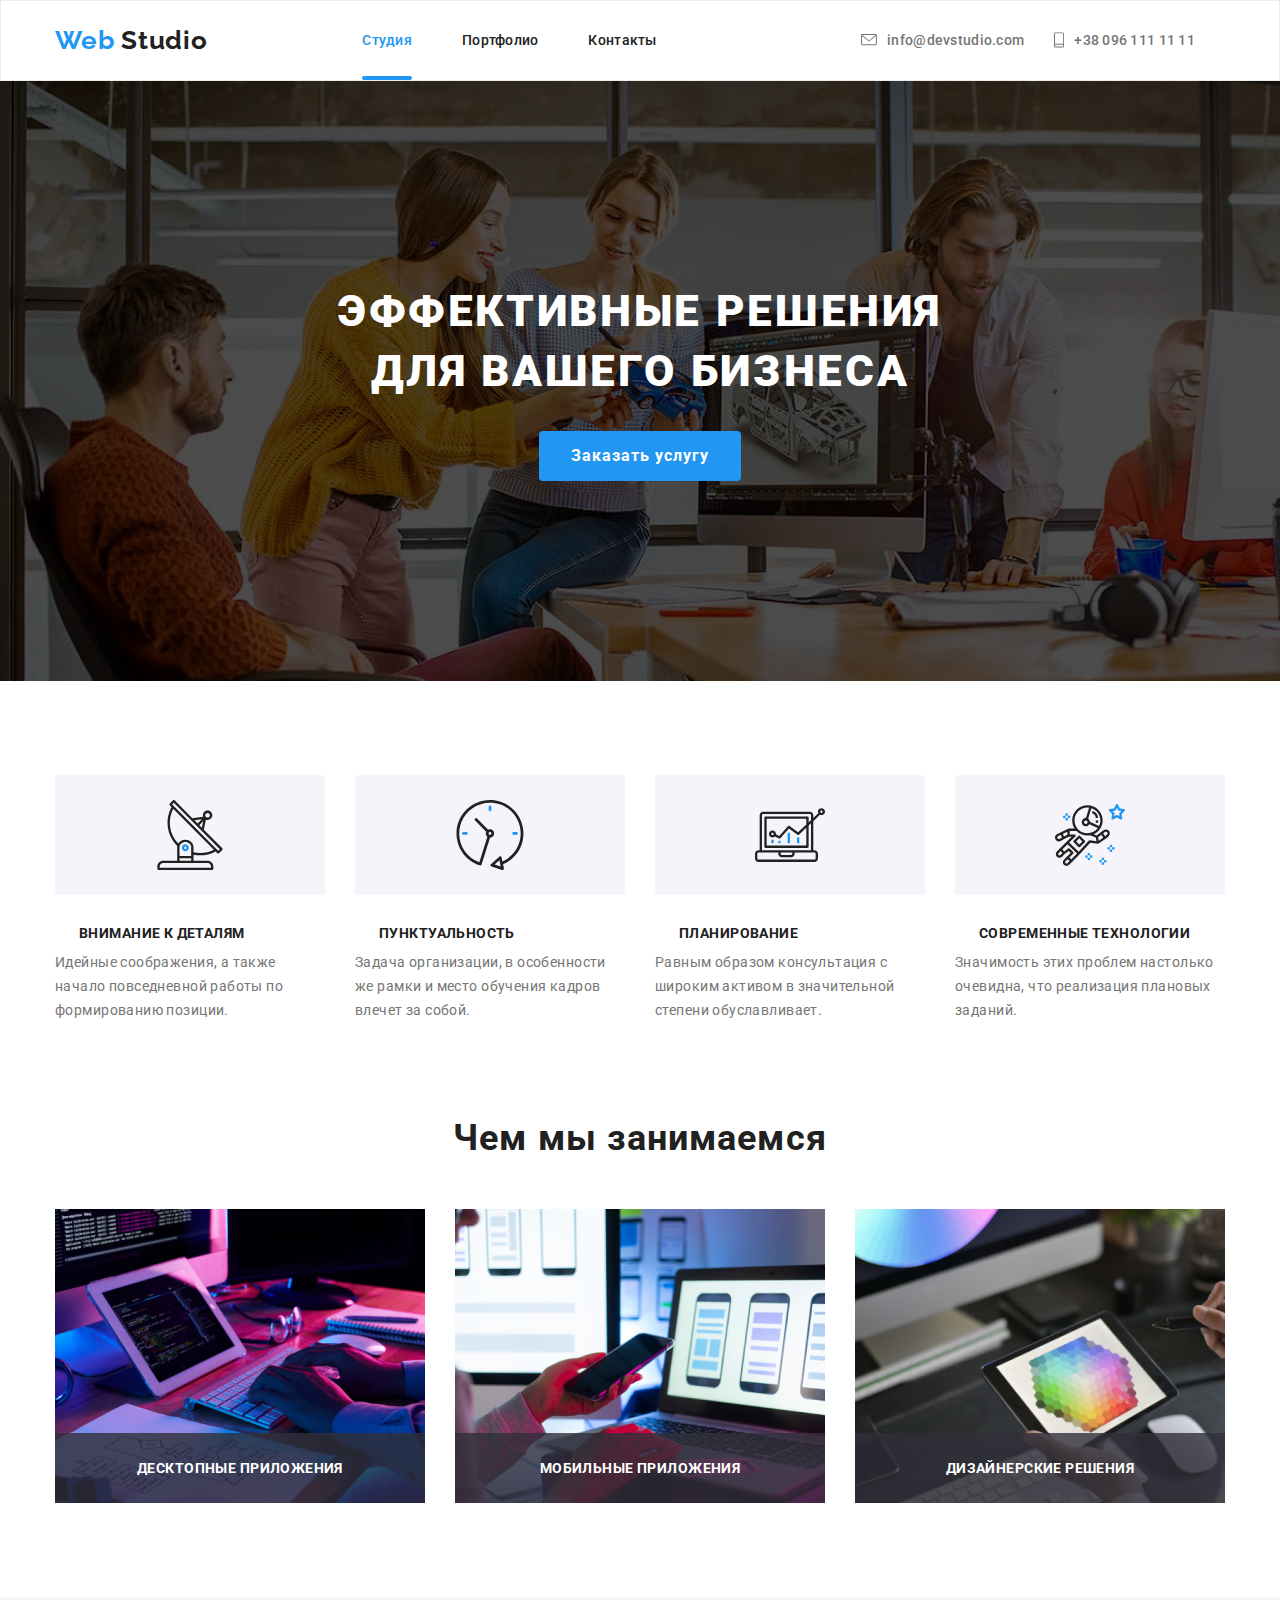
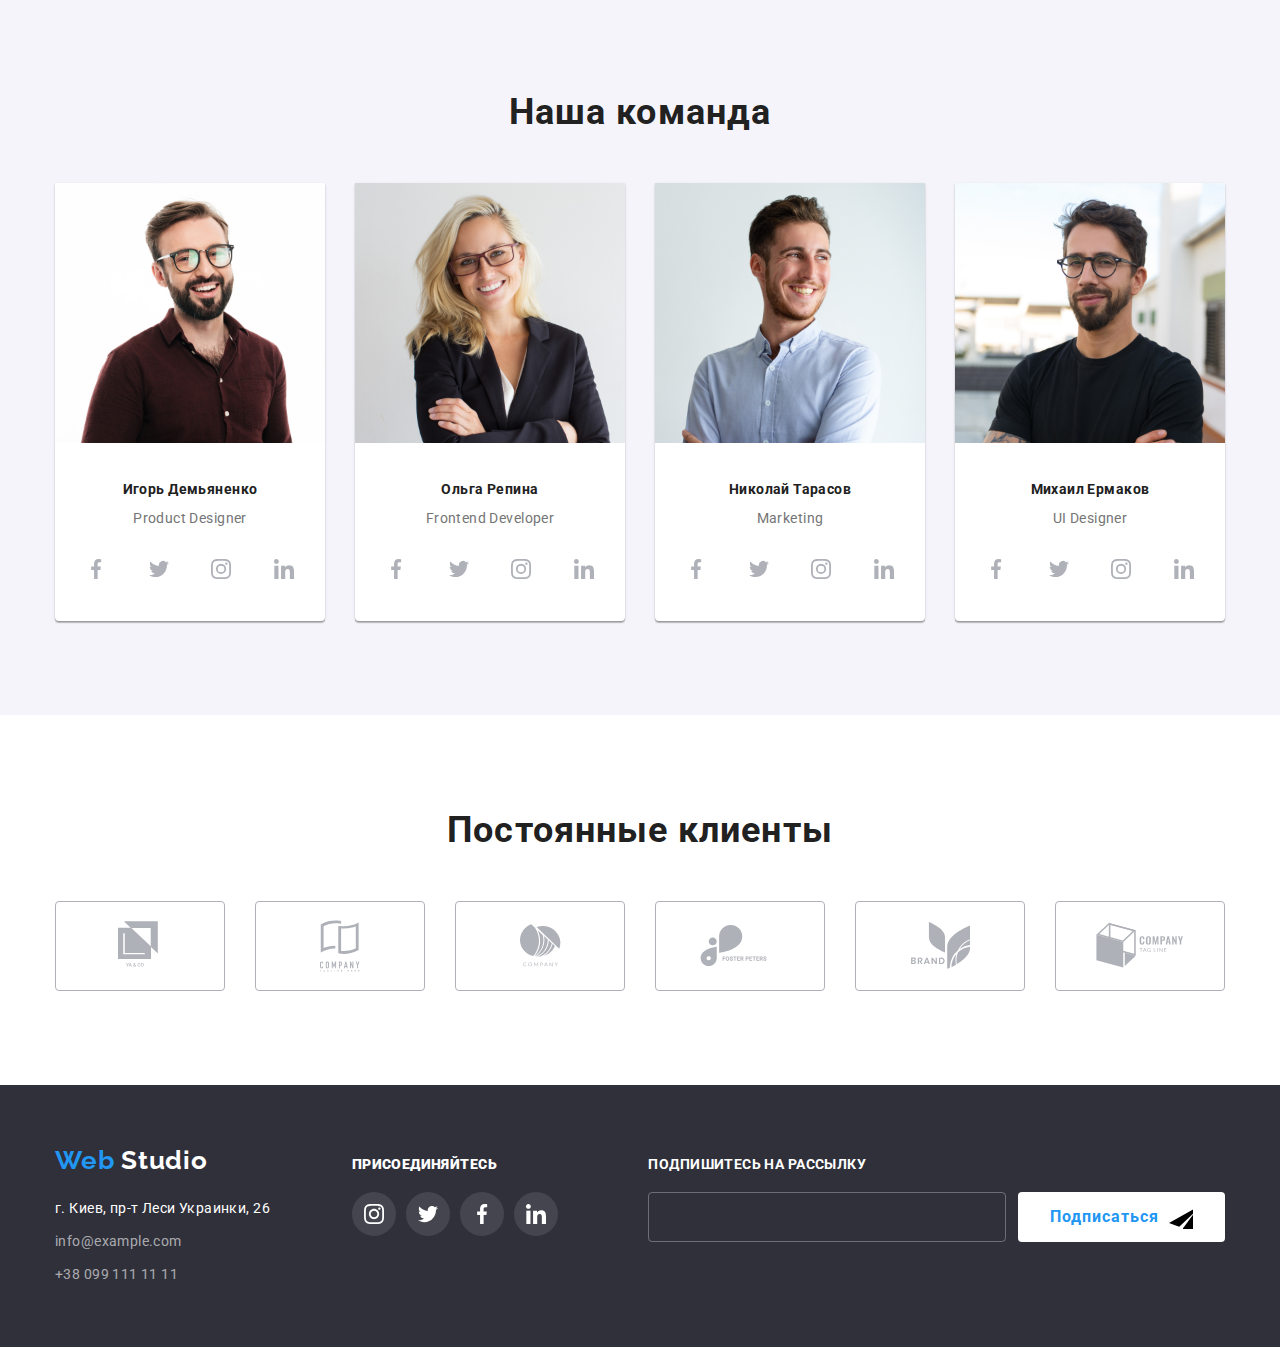
<file: index.html>
<!DOCTYPE html>
<html lang="ru">
  <head>
    <meta charset="UTF-8" />
    <meta name="viewport" content="width=device-width, initial-scale=1.0" />
    <title>Web Studio</title>
    <link
      href="https://fonts.googleapis.com/css2?family=Raleway:wght@700&family=Roboto:wght@400;500;700;900&display=swap"
      rel="stylesheet"
    />
    <link rel="stylesheet" href="./css/style.css" />
    <link rel="normalize" href="./css/normalize.css" />
  </head>

  <body>
    <header class="header-page">
      <div class="container navigation">
        <a href="./" class="logo-header"
          ><span class="logo-web">Web </span>Studio</a
        >
        <nav>
          <ul class="list nav-list">
            <li class="nav-list-item">
              <a href="./index.html" class="menu-link current">
                Студия
              </a>
            </li>
            <li class="nav-list-item">
              <a href="./portfolio.html" class="menu-link">Портфолио</a>
            </li>
            <li class="nav-list-item">
              <a href="#" class="menu-link">Контакты</a>
            </li>
          </ul>
        </nav>
        <div class="link-list">
          <a href="mailto:info@devstudio.com" class="contacts-link"
            ><svg class="mail-link" width="16" height="12">
              <use href="./img/icons/sprite.svg#icon-letter"></use>
            </svg>
            info@devstudio.com
          </a>

          <a href="tel:+380961111111" class="contacts-link"
            ><svg class="mail-link" width="10" height="16">
              <use href="./img/icons/sprite.svg#icon-mobile"></use>
            </svg>
            +38 096 111 11 11
          </a>
        </div>
      </div>
    </header>
    <main>
      <!--Hero-->
      <section class="section-hero">
        <div class="container">
          <h1 class="hero-title">
            ЭФФЕКТИВНЫЕ РЕШЕНИЯ <br />
            ДЛЯ ВАШЕГО БИЗНЕСА
          </h1>
          <button type="button" class="btn hero-btn" data-modal-open>
            Заказать услугу
          </button>
        </div>
      </section>

      <!--Our benefits-->
      <section class="benefits">
        <!--there is h2, so next there are h3 in this section, not <p>-->
        <div class="container">
          <h2 hidden>Our benefits</h2>
          <ul class="list benefits-list">
            <li class="benefits-item item-details">
              <h3 class="benefits-title">ВНИМАНИЕ К ДЕТАЛЯМ</h3>
              <p class="main-text">
                Идейные соображения, а также начало повседневной работы по
                формированию позиции.
              </p>
            </li>
            <li class="benefits-item item-punctual">
              <h3 class="benefits-title">ПУНКТУАЛЬНОСТЬ</h3>
              <p class="main-text">
                Задача организации, в особенности же рамки и место обучения
                кадров влечет за собой.
              </p>
            </li>
            <li class="benefits-item item-planing">
              <h3 class="benefits-title">ПЛАНИРОВАНИЕ</h3>
              <p class="main-text">
                Равным образом консультация с широким активом в значительной
                степени обуславливает.
              </p>
            </li>
            <li class="benefits-item item-technology">
              <h3 class="benefits-title">СОВРЕМЕННЫЕ ТЕХНОЛОГИИ</h3>
              <p class="main-text">
                Значимость этих проблем настолько очевидна, что реализация
                плановых заданий.
              </p>
            </li>
          </ul>
        </div>
      </section>

      <!--What do we do-->
      <section>
        <div class="container what-we-do">
          <h2 class="section-title">Чем мы занимаемся</h2>
          <ul class="list what-we-do-list">
            <li class="what-we-do-item">
              <img
                src="./img/desktop.jpg"
                alt="Десктопные приложения"
                width="370"
              />
              <p class="what-we-do-text">ДЕСКТОПНЫЕ ПРИЛОЖЕНИЯ</p>
            </li>
            <li class="what-we-do-item">
              <img
                src="./img/mobile.jpg"
                alt="Мобильные приложения"
                width="370"
              />
              <p class="what-we-do-text">МОБИЛЬНЫЕ ПРИЛОЖЕНИЯ</p>
            </li>
            <li class="what-we-do-item">
              <img
                src="./img/design.jpg"
                alt="Дизайнерские решения"
                width="370"
              />
              <p class="what-we-do-text">ДИЗАЙНЕРСКИЕ РЕШЕНИЯ</p>
            </li>
          </ul>
        </div>
      </section>

      <!--Our team-->
      <section class="our-team">
        <div class="container">
          <h2 class="section-title">Наша команда</h2>
          <ul class="list team-list">
            <li class="person-list">
              <img
                src="./img/demjanenko.jpg"
                alt="Игорь Демьяненко"
                width="270"
              />
              <h3 class="names">Игорь Демьяненко</h3>
              <p class="main-text">Product Designer</p>
              <ul class="list team-social-link-list">
                <li>
                  <a
                    href="#"
                    aria-label="ссылка Facebook"
                    class="team-social-link"
                  >
                    <svg class="link-icon" width="20" height="20">
                      <use href="./img/icons/sprite.svg#icon-facebook"></use>
                    </svg>
                  </a>
                </li>
                <li>
                  <a
                    href="#"
                    aria-label="ссылка Twitter"
                    class="team-social-link"
                  >
                    <svg class="link-icon" width="20" height="20">
                      <use href="./img/icons/sprite.svg#icon-twitter"></use>
                    </svg>
                  </a>
                </li>
                <li>
                  <a
                    href="#"
                    aria-label="ссылка Instagram"
                    class="team-social-link"
                  >
                    <svg class="link-icon" width="20" height="20">
                      <use href="./img/icons/sprite.svg#icon-instagram"></use>
                    </svg>
                  </a>
                </li>
                <li>
                  <a
                    href="#"
                    aria-label="ссылка LinkIn"
                    class="team-social-link"
                  >
                    <svg class="link-icon" width="20" height="20">
                      <use href="./img/icons/sprite.svg#icon-linkedin"></use>
                    </svg>
                  </a>
                </li>
              </ul>
            </li>
            <li class="person-list">
              <img src="./img/repina.jpg" alt="Ольга Репина" width="270" />
              <h3 class="names">Ольга Репина</h3>
              <p class="main-text">Frontend Developer</p>
              <ul class="list team-social-link-list">
                <li>
                  <a
                    href="#"
                    aria-label="ссылка Facebook"
                    class="team-social-link"
                  >
                    <svg class="link-icon" width="20" height="20">
                      <use href="./img/icons/sprite.svg#icon-facebook"></use>
                    </svg>
                  </a>
                </li>
                <li>
                  <a
                    href="#"
                    aria-label="ссылка Twitter"
                    class="team-social-link"
                  >
                    <svg class="link-icon" width="20" height="20">
                      <use href="./img/icons/sprite.svg#icon-twitter"></use>
                    </svg>
                  </a>
                </li>
                <li>
                  <a
                    href="#"
                    aria-label="ссылка Instagram"
                    class="team-social-link"
                  >
                    <svg class="link-icon" width="20" height="20">
                      <use href="./img/icons/sprite.svg#icon-instagram"></use>
                    </svg>
                  </a>
                </li>
                <li>
                  <a
                    href="#"
                    aria-label="ссылка LinkIn"
                    class="team-social-link"
                  >
                    <svg class="link-icon" width="20" height="20">
                      <use href="./img/icons/sprite.svg#icon-linkedin"></use>
                    </svg>
                  </a>
                </li>
              </ul>
            </li>

            <li class="person-list">
              <img src="./img/tarasov.jpg" alt="Николай Тарасов" width="270" />
              <h3 class="names">Николай Тарасов</h3>
              <p class="main-text">Marketing</p>
              <ul class="list team-social-link-list">
                <li>
                  <a
                    href="#"
                    aria-label="ссылка Facebook"
                    class="team-social-link"
                  >
                    <svg class="link-icon" width="20" height="20">
                      <use href="./img/icons/sprite.svg#icon-facebook"></use>
                    </svg>
                  </a>
                </li>
                <li>
                  <a
                    href="#"
                    aria-label="ссылка Twitter"
                    class="team-social-link"
                  >
                    <svg class="link-icon" width="20" height="20">
                      <use href="./img/icons/sprite.svg#icon-twitter"></use>
                    </svg>
                  </a>
                </li>
                <li>
                  <a
                    href="#"
                    aria-label="ссылка Instagram"
                    class="team-social-link"
                  >
                    <svg class="link-icon" width="20" height="20">
                      <use href="./img/icons/sprite.svg#icon-instagram"></use>
                    </svg>
                  </a>
                </li>
                <li>
                  <a
                    href="#"
                    aria-label="ссылка LinkIn"
                    class="team-social-link"
                  >
                    <svg class="link-icon" width="20" height="20">
                      <use href="./img/icons/sprite.svg#icon-linkedin"></use>
                    </svg>
                  </a>
                </li>
              </ul>
            </li>
            <li class="person-list">
              <img src="./img/ermakov.jpg" alt="Михаил Ермаков" width="270" />
              <h3 class="names">Михаил Ермаков</h3>
              <p class="main-text">UI Designer</p>
              <ul class="list team-social-link-list">
                <li>
                  <a
                    href="#"
                    aria-label="ссылка Facebook"
                    class="team-social-link"
                  >
                    <svg class="link-icon" width="20" height="20">
                      <use href="./img/icons/sprite.svg#icon-facebook"></use>
                    </svg>
                  </a>
                </li>
                <li>
                  <a
                    href="#"
                    aria-label="ссылка Twitter"
                    class="team-social-link"
                  >
                    <svg class="link-icon" width="20" height="20">
                      <use href="./img/icons/sprite.svg#icon-twitter"></use>
                    </svg>
                  </a>
                </li>
                <li>
                  <a
                    href="#"
                    aria-label="ссылка Instagram"
                    class="team-social-link"
                  >
                    <svg class="link-icon" width="20" height="20">
                      <use href="./img/icons/sprite.svg#icon-instagram"></use>
                    </svg>
                  </a>
                </li>
                <li>
                  <a
                    href="#"
                    aria-label="ссылка LinkIn"
                    class="team-social-link"
                  >
                    <svg class="link-icon" width="20" height="20">
                      <use href="./img/icons/sprite.svg#icon-linkedin"></use>
                    </svg>
                  </a>
                </li>
              </ul>
            </li>
          </ul>
        </div>
      </section>
      <!--Clients-->
      <section>
        <div class="container">
          <h2 class="section-title">Постоянные клиенты</h2>
          <ul class="list clients-list">
            <li class="clients-list-item">
              <a href="#" aria-label="ссылка YA & CO" class="logo-list">
                <svg class="logo" width="44" height="49">
                  <use href="./img/icons/sprite.svg#icon-logo1"></use>
                </svg>
              </a>
            </li>
            <li class="clients-list-item">
              <a href="#" aria-label="ссылка YA & CO" class="logo-list">
                <svg class="logo" width="40" height="52">
                  <use href="./img/icons/sprite.svg#icon-logo2"></use>
                </svg>
              </a>
            </li>
            <li class="clients-list-item">
              <a href="#" aria-label="ссылка YA & CO" class="logo-list">
                <svg class="logo" width="41" height="43">
                  <use href="./img/icons/sprite.svg#icon-logo3"></use>
                </svg>
              </a>
            </li>
            <li class="clients-list-item">
              <a href="#" aria-label="ссылка YA & CO" class="logo-list">
                <svg class="logo" width="80" height="42">
                  <use href="./img/icons/sprite.svg#icon-logo4"></use>
                </svg>
              </a>
            </li>
            <li class="clients-list-item">
              <a href="#" aria-label="ссылка YA & CO" class="logo-list">
                <svg class="logo" width="59" height="47">
                  <use href="./img/icons/sprite.svg#icon-logo5"></use>
                </svg>
              </a>
            </li>
            <li class="clients-list-item">
              <a href="#" aria-label="ссылка YA & CO" class="logo-list">
                <svg class="logo" width="88" height="45">
                  <use href="./img/icons/sprite.svg#icon-logo6"></use>
                </svg>
              </a>
            </li>
          </ul>
        </div>
      </section>
    </main>

    <footer class="footer">
      <div class="container footer-container">
        <div class="footer-div">
          <a href="./" class="logo-footer"
            ><span class="logo-web">Web </span>Studio</a
          >
          <address class="address">
            <p>г. Киев, пр-т Леси Украинки, 26</p>
            <a href="mailto:info@example.com" class="address-link"
              >info@example.com</a
            >
            <a href="tel:+380991111111" class="address-link"
              >+38 099 111 11 11</a
            >
          </address>
        </div>

        <!--JoinUS-->
        <div class="join-us footer-div">
          <p><b>ПРИСОЕДИНЯЙТЕСЬ</b></p>
          <ul class="list join-us-list">
            <li class="join-us-list-item item-instagram">
              <a href="#" aria-label="ссылка Instagram"></a>
            </li>
            <li class="join-us-list-item item-twitter">
              <a href="#" aria-label="ссылка Twitter"></a>
            </li>
            <li class="join-us-list-item item-facebook">
              <a href="#" aria-label="ссылка Facebook"></a>
            </li>
            <li class="join-us-list-item item-linkin">
              <a href="#" aria-label="ссылка LinkIn"></a>
            </li>
          </ul>
        </div>
        <!--for mailing-block-->
        <div class="mailing">
          <p><b>ПОДПИШИТЕСЬ НА РАССЫЛКУ</b></p>
          <div class="mailing-block">
            <input type="E-mail" class="input" />
            <button type="button" class="btn">Подписаться</button>
          </div>
        </div>
      </div>
    </footer>

    <div class="backdrop is-hidden" data-modal>
      <div class="modal">
        <p class="modal-text">Modal window</p>
        <button type="button" class="modal-button" data-modal-close>
          <svg class="modal-icon" width="25" height="25">
            <use href="./img/icons/sprite.svg#icon-cross"></use>
          </svg>
        </button>
      </div>
    </div>
    <script src="./js/modal.js"></script>
  </body>
</html>
</file>
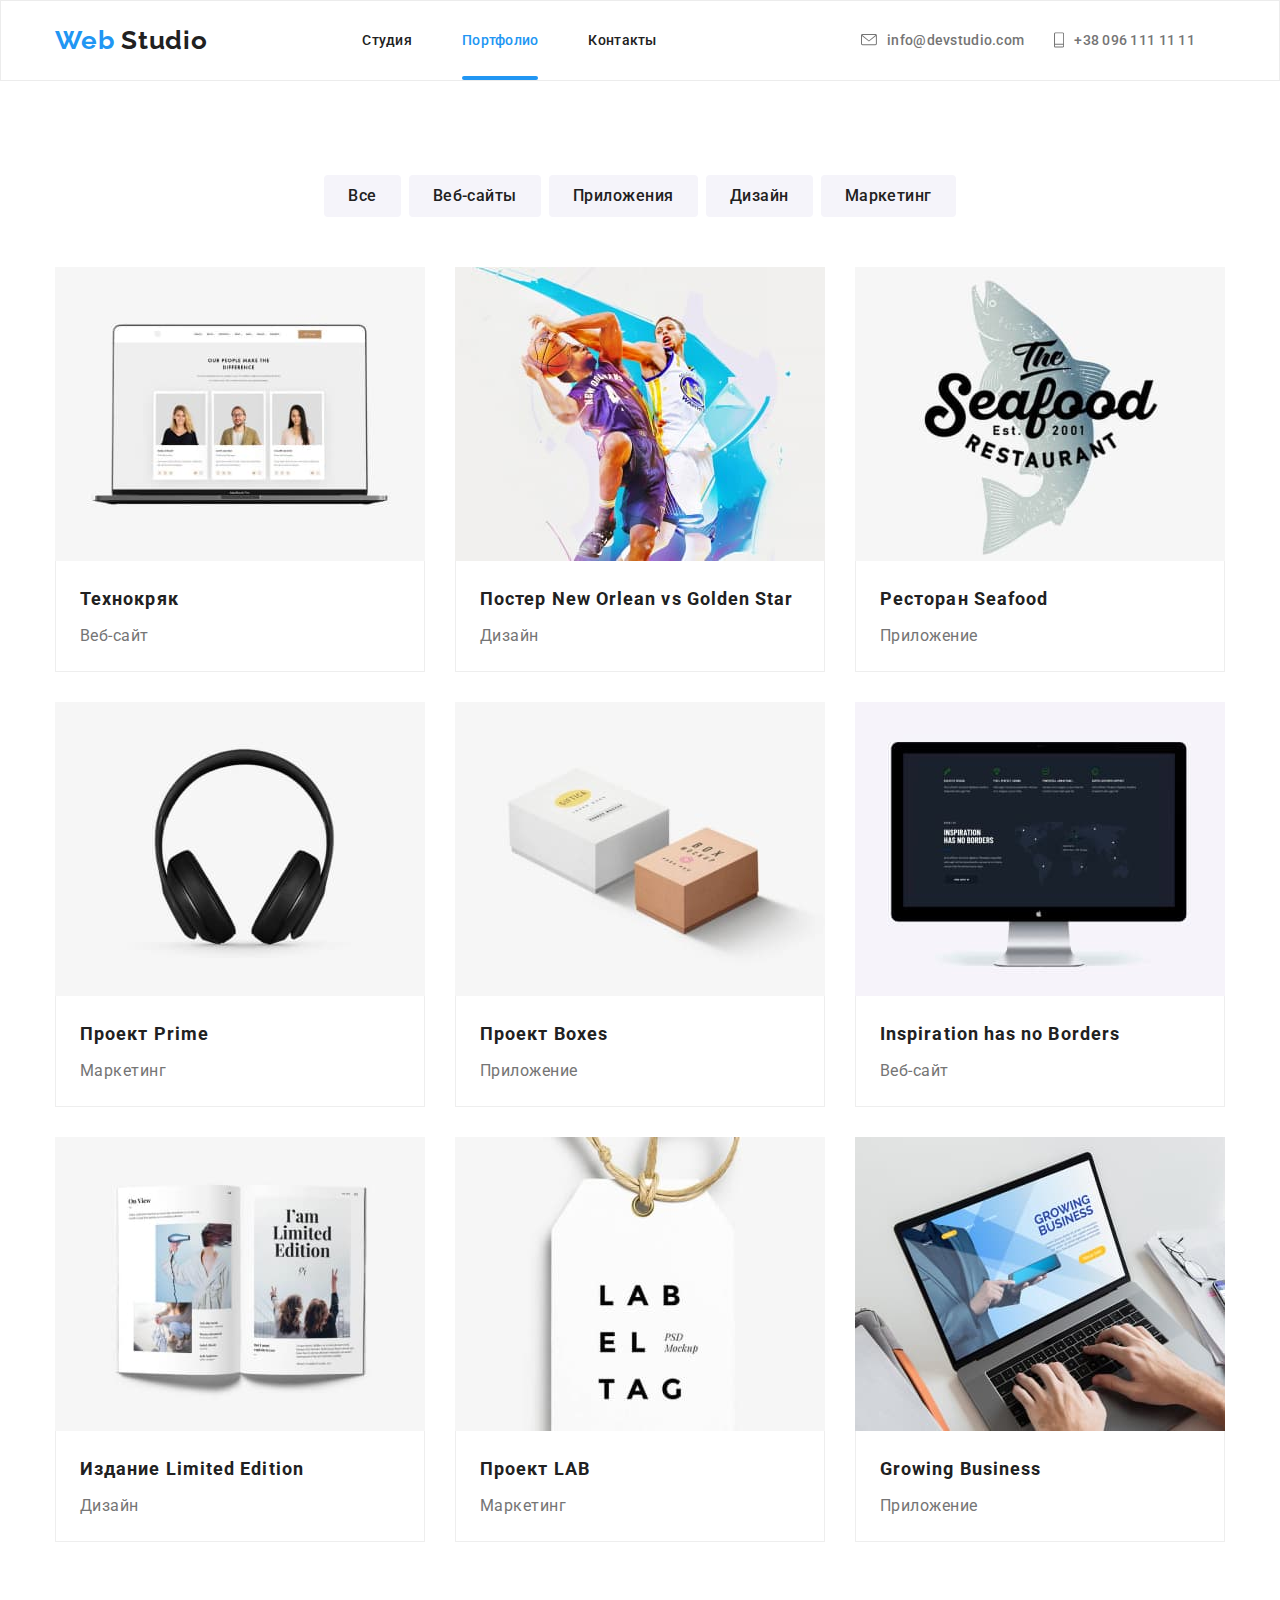
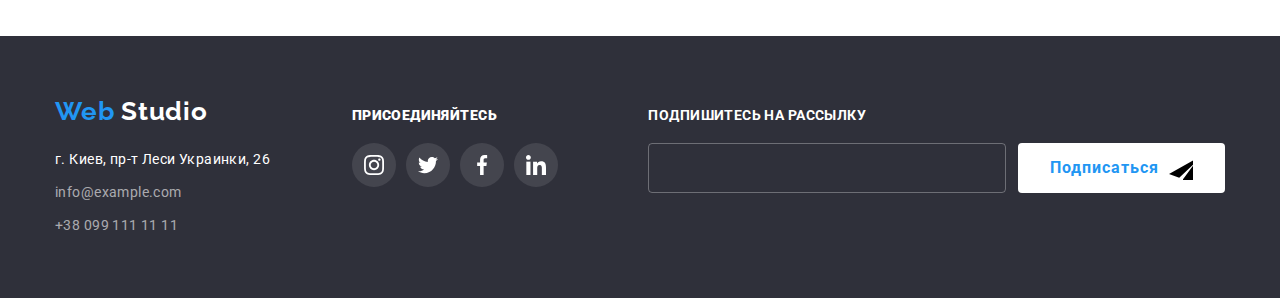
<file: portfolio.html>
<!DOCTYPE html>
<html lang="ru">
  <head>
    <meta charset="UTF-8" />
    <meta name="viewport" content="width=device-width, initial-scale=1.0" />
    <title>Portfolio</title>
    <link
      href="https://fonts.googleapis.com/css2?family=Raleway:wght@700&family=Roboto:wght@400;500;700;900&display=swap"
      rel="stylesheet"
    />
    <link rel="normalize" href="./css/normalize.css" />
    <link rel="stylesheet" href="./css/style.css" />
  </head>

  <body>
    <header class="header-page">
      <div class="container navigation">
        <a href="./" class="logo-header"
          ><span class="logo-web">Web </span>Studio</a
        >
        <nav>
          <ul class="list nav-list">
            <li class="nav-list-item">
              <a href="./index.html" class="menu-link">
                Студия
              </a>
            </li>
            <li class="nav-list-item">
              <a href="./portfolio.html" class="menu-link current">Портфолио</a>
            </li>
            <li class="nav-list-item">
              <a href="#" class="menu-link">Контакты</a>
            </li>
          </ul>
        </nav>
        <div class="link-list">
          <a href="mailto:info@devstudio.com" class="contacts-link"
            ><svg class="mail-link" width="16" height="12">
              <use href="./img/icons/sprite.svg#icon-letter"></use>
            </svg>
            info@devstudio.com
          </a>

          <a href="tel:+380961111111" class="contacts-link"
            ><svg class="mail-link" width="10" height="16">
              <use href="./img/icons/sprite.svg#icon-mobile"></use>
            </svg>
            +38 096 111 11 11
          </a>
        </div>
      </div>
    </header>
    <main>
      <h1 hidden>Portfolio</h1>
      <!--Projects-->
      <section class="section-portfolio">
        <div class="container pf-container">
          <ul class="list button-list">
            <li class="button-list-item">
              <button type="button" class="btn-portfolio">Все</button>
            </li>
            <li class="button-list-item">
              <button type="button" class="btn-portfolio">Веб-сайты</button>
            </li>
            <li class="button-list-item">
              <button type="button" class="btn-portfolio">Приложения</button>
            </li>
            <li class="button-list-item">
              <button type="button" class="btn-portfolio">Дизайн</button>
            </li>
            <li class="button-list-item">
              <button type="button" class="btn-portfolio">Маркетинг</button>
            </li>
          </ul>
        </div>
        <div class="container">
          <ul class="list projects-list">
            <li class="projects-list-item">
              <a href="#" aria-label="ссылка Технокряк" class="project-link">
                <div class="portfolio-box">
                  <img
                    src="./portfolioimg/website1.jpg"
                    alt="Технокряк"
                    width="370"
                  />
                  <p class="text-portfolio-box">
                    Технокряк это современная площадка распространения
                    коронавируса. Компании используют эту платформу для
                    цифрового шпионажа и атак на защищённые сервера конкурентов.
                  </p>
                </div>
                <div class="text-border">
                  <h3 class="names-pf">Технокряк</h3>
                  <p class="text-pf">Веб-сайт</p>
                </div>
              </a>
            </li>
            <li class="projects-list-item">
              <a
                href="#"
                aria-label="Постер New Orlean vs Golden Star"
                class="project-link"
              >
                <div class="portfolio-box">
                  <img
                    src="./portfolioimg/design.jpg"
                    alt="Технокряк"
                    width="370"
                  />
                  <p class="text-portfolio-box">
                    Технокряк это современная площадка распространения
                    коронавируса. Компании используют эту платформу для
                    цифрового шпионажа и атак на защищённые сервера конкурентов.
                  </p>
                </div>
                <div class="text-border">
                  <h3 lang="eng" class="names-pf">
                    Постер New Orlean vs Golden Star
                  </h3>
                  <p class="text-pf">Дизайн</p>
                </div>
              </a>
            </li>
            <li class="projects-list-item">
              <a href="#" aria-label="Ресторан Seafood" class="project-link">
                <div class="portfolio-box">
                  <img
                    src="./portfolioimg/app1.jpg"
                    alt="Технокряк"
                    width="370"
                  />
                  <p class="text-portfolio-box">
                    Технокряк это современная площадка распространения
                    коронавируса. Компании используют эту платформу для
                    цифрового шпионажа и атак на защищённые сервера конкурентов.
                  </p>
                </div>
                <div class="text-border">
                  <h3 class="names-pf">Ресторан Seafood</h3>
                  <p class="text-pf">Приложение</p>
                </div>
              </a>
            </li>
            <li class="projects-list-item">
              <a href="#" aria-label="Проект Prime" class="project-link">
                <div class="portfolio-box">
                  <img
                    src="./portfolioimg/marketing.jpg"
                    alt="Технокряк"
                    width="370"
                  />
                  <p class="text-portfolio-box">
                    Технокряк это современная площадка распространения
                    коронавируса. Компании используют эту платформу для
                    цифрового шпионажа и атак на защищённые сервера конкурентов.
                  </p>
                </div>
                <div class="text-border">
                  <h3 class="names-pf">Проект Prime</h3>
                  <p class="text-pf">Маркетинг</p>
                </div>
              </a>
            </li>
            <li class="projects-list-item">
              <a href="#" aria-label="Проект Boxes" class="project-link">
                <div class="portfolio-box">
                  <img
                    src="./portfolioimg/app2.jpg"
                    alt="Технокряк"
                    width="370"
                  />
                  <p class="text-portfolio-box">
                    Технокряк это современная площадка распространения
                    коронавируса. Компании используют эту платформу для
                    цифрового шпионажа и атак на защищённые сервера конкурентов.
                  </p>
                </div>
                <div class="text-border">
                  <h3 class="names-pf">Проект Boxes</h3>
                  <p class="text-pf">Приложение</p>
                </div>
              </a>
            </li>
            <li class="projects-list-item">
              <a
                href="#"
                aria-label="Inspiration has no Borders"
                class="project-link"
              >
                <div class="portfolio-box">
                  <img
                    src="./portfolioimg/website2.jpg"
                    alt="Технокряк"
                    width="370"
                  />
                  <p class="text-portfolio-box">
                    Технокряк это современная площадка распространения
                    коронавируса. Компании используют эту платформу для
                    цифрового шпионажа и атак на защищённые сервера конкурентов.
                  </p>
                </div>
                <div class="text-border">
                  <h3 lang="eng" class="names-pf">
                    Inspiration has no Borders
                  </h3>
                  <p class="text-pf">Веб-сайт</p>
                </div>
              </a>
            </li>
            <li class="projects-list-item">
              <a
                href="#"
                aria-label="Издание Limited Edition"
                class="project-link"
              >
                <div class="portfolio-box">
                  <img
                    src="./portfolioimg/design2.jpg"
                    alt="Технокряк"
                    width="370"
                  />
                  <p class="text-portfolio-box">
                    Технокряк это современная площадка распространения
                    коронавируса. Компании используют эту платформу для
                    цифрового шпионажа и атак на защищённые сервера конкурентов.
                  </p>
                </div>
                <div class="text-border">
                  <h3 class="names-pf">Издание Limited Edition</h3>
                  <p class="text-pf">Дизайн</p>
                </div>
              </a>
            </li>
            <li class="projects-list-item">
              <a href="#" aria-label="Проект LAB" class="project-link">
                <div class="portfolio-box">
                  <img
                    src="./portfolioimg/marketing2.jpg"
                    alt="Технокряк"
                    width="370"
                  />
                  <p class="text-portfolio-box">
                    Технокряк это современная площадка распространения
                    коронавируса. Компании используют эту платформу для
                    цифрового шпионажа и атак на защищённые сервера конкурентов.
                  </p>
                </div>
                <div class="text-border">
                  <h3 class="names-pf">Проект LAB</h3>
                  <p class="text-pf">Маркетинг</p>
                </div>
              </a>
            </li>
            <li class="projects-list-item">
              <a href="#" aria-label="Growing Business" class="project-link">
                <div class="portfolio-box">
                  <img
                    src="./portfolioimg/app3.jpg"
                    alt="Технокряк"
                    width="370"
                  />
                  <p class="text-portfolio-box">
                    Технокряк это современная площадка распространения
                    коронавируса. Компании используют эту платформу для
                    цифрового шпионажа и атак на защищённые сервера конкурентов.
                  </p>
                </div>
                <div class="text-border">
                  <h3 lang="eng" class="names-pf">Growing Business</h3>
                  <p class="text-pf">Приложение</p>
                </div>
              </a>
            </li>
          </ul>
        </div>
      </section>
    </main>

    <footer class="footer">
      <div class="container footer-container">
        <div class="footer-div">
          <a href="./" class="logo-footer"
            ><span class="logo-web">Web </span>Studio</a
          >
          <address class="address">
            <p>г. Киев, пр-т Леси Украинки, 26</p>
            <a href="mailto:info@example.com" class="address-link"
              >info@example.com</a
            >
            <a href="tel:+380991111111" class="address-link"
              >+38 099 111 11 11</a
            >
          </address>
        </div>

        <!--JoinUS-->
        <div class="join-us footer-div">
          <p><b>ПРИСОЕДИНЯЙТЕСЬ</b></p>
          <ul class="list join-us-list">
            <li class="join-us-list-item item-instagram">
              <a href="#" aria-label="ссылка Instagram"></a>
            </li>
            <li class="join-us-list-item item-twitter">
              <a href="#" aria-label="ссылка Twitter"></a>
            </li>
            <li class="join-us-list-item item-facebook">
              <a href="#" aria-label="ссылка Facebook"></a>
            </li>
            <li class="join-us-list-item item-linkin">
              <a href="#" aria-label="ссылка LinkIn"></a>
            </li>
          </ul>
        </div>
        <!--for mailing-block-->
        <div class="mailing">
          <p><b>ПОДПИШИТЕСЬ НА РАССЫЛКУ</b></p>
          <div class="mailing-block">
            <input type="E-mail" class="input" />
            <button type="button" class="btn">Подписаться</button>
          </div>
        </div>
      </div>
    </footer>
  </body>
</html>
</file>
<file: css/style.css>
/***accent-color - #2196F3
dark-color - #212121
main-color - #757575
wait - #FFFFFF
adress-link-color - color: rgba(255, 255, 255, 0.6)
cubic-bezier (0.4, 0, 0.2, 1)
**/
html {
  box-sizing: border-box;
}

*,
*::before,
*::after {
  box-sizing: inherit;
}

:root {
  --main-text-color: #757575;
  --dark-text-color: #212121;
  --main-white-color: #ffffff;
  --adress-link-color: rgba(255, 255, 255, 0.6);
  --accent-color: #2196f3;
}

body {
  font-family: Roboto, sans-serif;
  font-size: 14px;
  line-height: 1.714;
  letter-spacing: 0.03em;

  background-color: var(--main-white-color);
  color: var(--main-text-color);

  margin: 0px;
}

.container {
  width: 1200px;
  padding-left: 15px;
  padding-right: 15px;
  margin-left: auto;
  margin-right: auto;
  /**outline: 2px solid tomato;**/
}

section {
  padding-top: 94px;
  padding-bottom: 94px;
  /**outline: 2px solid teal;**/
}

h2,
p {
  margin-top: 0px;
  margin-bottom: 0px;
}

.header-page {
  display: flex;
  border: 1px solid #ececec;
}

.logo-header {
  font-family: Raleway, sans-serif;
  font-style: normal;
  font-weight: bold;
  font-size: 26px;
  line-height: 1.192;
  letter-spacing: 0.03em;
  color: var(--dark-text-color);
  text-decoration: none;
}

.logo-footer {
  font-family: Raleway, sans-serif;
  font-style: normal;
  font-weight: bold;
  font-size: 26px;
  line-height: 1.192;
  letter-spacing: 0.03em;
  color: var(--main-white-color);
  text-decoration: none;
}

.logo-web {
  color: var(--accent-color);
}

.navigation {
  display: flex;
  padding-top: 24px;
  padding-bottom: 24px;
  justify-content: space-between;
  align-items: center;
}

.nav-list {
  display: flex;
}

.nav-list-item:not(last-child) {
  margin-right: 50px;
}

.nav-list-item {
  position: relative;
}

.menu-link.current {
  color: var(--accent-color);
}

.current::after {
  content: " ";

  position: absolute;
  left: 0;
  bottom: -32px;

  display: block;
  width: 100%;
  height: 4px;

  border-radius: 2px;
  color: var(--accent-color);
  background-color: var(--accent-color);
}

.link-list {
  display: flex;
}

.contacts-link {
  display: inline-flex;
  align-items: center;

  font-style: normal;
  font-weight: 500;
  font-size: 14px;
  line-height: 1.142;
  letter-spacing: 0.02em;
  text-decoration: none;
  color: var(--main-text-color);

  transition: color 250ms cubic-bezier(0.4, 0, 0.2, 1);
}

.contacts-link:hover,
.contacts-link:focus {
  color: var(--accent-color);
}

/***тут проверить, ошибка?*/
.contacts-link:not(last-child) {
  margin-right: 30px;
}

.menu-link {
  display: block;
  font-style: normal;
  font-weight: 500;
  font-size: 14px;
  line-height: 1.143;
  letter-spacing: 0.02em;
  color: var(--dark-text-color);
  text-decoration: none;

  transition: color 250ms cubic-bezier(0.4, 0, 0.2, 1);
}

.menu-link:hover,
.menu-link:focus {
  color: var(--accent-color);
}

.list {
  list-style: none;
  margin: 0;
  padding: 0;
}

.mail-link {
  display: inline-block;
  vertical-align: middle;
  margin-right: 10px;
  fill: currentColor;
}

.btn {
  display: inline-block;
  padding: 10px 32px;
  min-width: 200px;

  font-family: inherit;
  font-weight: 700;
  font-size: 16px;
  line-height: 1.875;
  letter-spacing: 0.06em;

  border-radius: 4px;
  color: var(--main-white-color);
  background-color: transparent;
  box-shadow: 0px 4px 4px rgba(0, 0, 0, 0.15);
}

.section-hero .btn {
  background-color: var(--accent-color);
  border: transparent;
  box-shadow: none;
}

.btn-portfolio {
  padding: 6px 22px;
  font-family: inherit;
  font-weight: 500;
  font-size: 16px;
  line-height: 1.625;
  letter-spacing: 0.03em;
  color: var(--dark-text-color);
  background-color: #f5f4fa;
  border-color: transparent;
  border-radius: 4px;
  box-shadow: none;

  transition: color, box-shadow,
    background-color 250ms cubic-bezier(0.4, 0, 0.2, 1);
}

.btn:hover,
.btn:focus,
.btn-portfolio:hover,
.btn-portfolio:focus {
  color: var(--main-white-color);
  background-color: var(--accent-color);
  box-shadow: 0px 3px 1px rgba(0, 0, 0, 0.1), 0px 1px 2px rgba(0, 0, 0, 0.08),
    0px 2px 2px rgba(0, 0, 0, 0.12);
}

.section-hero {
  padding: 200px 0;
  text-align: center;
  vertical-align: middle;
  height: 600px;
  background-color: rgba(47, 48, 58, 0.8);
  background-image: linear-gradient(
      rgba(0, 0, 0, 0.7) 50%,
      rgba(0, 0, 0, 0.7) 50%
    ),
    url("../img/hero.jpg");
  background-size: cover;
}

.hero-title {
  padding-top: 0px;
  margin-top: 0;
  margin-bottom: 30px;

  font-size: 44px;
  font-weight: 900;
  line-height: 1.364;
  letter-spacing: 0.06em;

  color: var(--main-white-color);
}

.section-title {
  margin-bottom: 50px;
  font-weight: 700;
  font-size: 36px;
  line-height: 1.167;
  letter-spacing: 0.03em;
  text-align: center;
  color: var(--dark-text-color);
}

.benefits {
  padding-bottom: 0;
}

.benefits-list {
  display: flex;
  align-items: baseline;
}
.benefits-item {
  width: calc((100% - 30px * 3) / 4);
  margin-right: 30px;
}

.benefits-item::before {
  display: block;
  content: " ";
  width: 270px;
  height: 120px;
  border-radius: 4px;
  background-color: #f5f4fa;

  background-repeat: no-repeat;
  background-position: center;
}

.benefits-item.item-details::before {
  background-image: url("../img/icons/details.svg");
}

.benefits-item.item-punctual::before {
  background-image: url("../img/icons/punctual.svg");
}

.benefits-item.item-planing::before {
  background-image: url("../img/icons/planing.svg");
}

.benefits-item.item-technology::before {
  background-image: url("../img/icons/technology.svg ");
}

.main-text {
  font-weight: 400;
  font-size: 14px;
  line-height: 1.714;
  letter-spacing: 0.03em;
  color: var(--main-text-color);
}

.benefits-title,
.names {
  font-weight: 700;
  font-size: 14px;
  line-height: 1.143;
  letter-spacing: 0.03em;
  color: var(--dark-text-color);
}

.benefits-title {
  margin-left: 0;
  margin-top: 30px;
  margin-bottom: 10px;
}

.what-we-do .section-title {
  padding-top: 0px;
}

.what-we-do-list {
  display: flex;
}

.what-we-do-item {
  position: relative;
  width: calc((100% - 30px * 2) / 3);
  height: 294px;
}

.what-we-do-item:not(:last-child) {
  margin-right: 30px;
}

.what-we-do-text {
  display: flex;
  justify-content: center;
  align-items: center;
  width: 370px;
  height: 70px;

  position: absolute;
  left: 0;
  bottom: 0;

  font-weight: 700;
  font-size: 14px;
  line-height: 1.143;
  letter-spacing: 0.03em;
  color: var(--main-white-color);
  background: rgba(47, 48, 58, 0.8);
}

.our-team {
  background-color: #f5f4fa;
}

.team-list {
  display: flex;
}

.person-list {
  width: calc((100% - 30px * 3) / 4);
  background-color: var(--main-white-color);
  border-radius: 0px 0px 4px 4px;
  box-shadow: 0px 1px 3px rgba(0, 0, 0, 0.12), 0px 1px 1px rgba(0, 0, 0, 0.14),
    0px 2px 1px rgba(0, 0, 0, 0.2);
}

.person-list:not(:last-child) {
  margin-right: 30px;
  padding-bottom: 30px;
}

.person-list .names {
  margin-top: 30px;
  margin-bottom: 10px;

  text-align: center;
}

.person-list p {
  text-align: center;
}

.team-social-link-list {
  display: flex;
  justify-content: space-evenly;
  margin-top: 16px;
}

.team-social-link {
  display: inline-flex;
  justify-content: center;
  align-items: center;
  width: 44px;
  height: 44px;
  border-radius: 50%;
  color: #afb1b8;
  background-color: var(--main-white-color);

  transition: color, background-color 250ms cubic-bezier(0.4, 0, 0.2, 1);
}

.team-social-link:hover {
  color: var(--main-white-color);
  background-color: var(--accent-color);
}

.link-icon {
  fill: currentColor;
}

.clients-list {
  display: flex;
}

.clients-list-item:not(:last-child) {
  margin-right: 30px;
}

.logo-list {
  display: inline-flex;
  justify-content: center;
  align-items: center;
  width: 170px;
  height: 90px;

  border: 1px solid #afb1b8;
  border-radius: 4px;
  color: #afb1b8;

  transition: border 250ms cubic-bezier(0.4, 0, 0.2, 1),
    color 250ms cubic-bezier(0.4, 0, 0.2, 1);
}

.logo-list:hover,
.logo-list:focus {
  color: var(--accent-color);
  border: 1px solid var(--accent-color);
}

.logo {
  fill: currentColor;
}

.projects {
  font-family: Raleway, sans-serif;
  font-style: 400;
  font-weight: 700;
  font-size: 26px;
  line-height: 1.192;
  letter-spacing: 0.03em;
  text-decoration: none;
  color: var(--dark-text-color);
}

.projects a {
  text-decoration: none;
}

/**PORTFOLIO
**/
.pf-container {
  margin-bottom: 50px;
}

.button-list {
  display: flex;
  justify-content: center;
}

.button-list-item:not(:last-child) {
  margin-right: 8px;
}

.projects-list {
  display: flex;
  flex-wrap: wrap;
}

.projects-list-item {
  width: calc((100% - 30px * 2) / 3);
  margin-right: 30px;
  justify-content: center;

  box-shadow: none;
  transition: box-shadow 250ms cubic-bezier(0.4, 0, 0.2, 1);
}

.projects-list-item:hover,
.projects-list-item:focus {
  box-shadow: 0px 1px 1px rgba(0, 0, 0, 0.12), 0px 4px 4px rgba(0, 0, 0, 0.06),
    1px 4px 6px rgba(0, 0, 0, 0.16);
}

.projects-list-item:nth-child(3n) {
  margin-right: 0;
}

.projects-list-item:nth-child(n + 4) {
  margin-top: 30px;
}

.projects-list-item a {
  text-decoration: none;
}

.project-link p,
h3 {
  padding-left: 24px;
  padding-right: 24px;
}

.portfolio-box {
  position: relative;
  height: 294px;

  overflow: hidden;
}

.text-portfolio-box {
  padding: 63px 24px;

  position: absolute;
  top: 0;
  left: 0;

  opacity: 0;

  transform: translateY(100%);
  transition: transform 250ms cubic-bezier(0.4, 0, 0.2, 1);

  z-index: 1;

  font-style: normal;
  font-weight: 400;
  font-size: 18px;
  line-height: 1.56;
  color: var(--main-white-color);
  background: rgba(33, 150, 243, 0.9);
}

.projects-list-item:hover .text-portfolio-box {
  transform: translateY(0);
  opacity: 1;
}

/**color: --var ()**/

.text-border {
  margin: 0;
  padding-top: 20px;
  padding-bottom: 20px;
  border: 1px solid #eeeeee;
  border-top: none;

  z-index: 3;
}

.names-pf {
  margin-top: 0;
  margin-bottom: 4px;

  font-style: normal;
  font-weight: 700;
  font-size: 18px;
  line-height: 2;
  letter-spacing: 0.06em;
  color: var(--dark-text-color);
}

.text-pf {
  font-style: normal;
  font-weight: 400;
  font-size: 16px;
  line-height: 1.88;
  letter-spacing: 0.03em;
  color: var(--main-text-color);
}

.footer {
  padding-top: 60px;
  padding-bottom: 60px;
  background: #2f303a;
}

.logo-footer.logo-web {
  display: inline-block;
}

.join-us {
  font-weight: 700;
  font-size: 14px;
  line-height: 1.143;
  letter-spacing: 0.03em;
  color: var(--main-white-color);
}

.mailing {
  font-size: 14px;
  line-height: 1.143;
  letter-spacing: 0.03em;
  color: var(--main-white-color);
}

.join-us-list {
  display: flex;
  margin-top: 20px;
}

.join-us-list-item:not(:last-child) {
  margin-right: 10px;
}

.join-us-list-item {
  width: 44px;
  height: 44px;
  background-repeat: no-repeat;
  background-position: center;
  border-radius: 50%;
  background-color: rgba(255, 255, 255, 0.1);

  transition: background-color 250ms cubic-bezier(0.4, 0, 0.2, 1);
}

.join-us-list-item:hover {
  background-color: var(--accent-color);
}

.item-instagram {
  background-image: url("../img/icons/instagramft.svg");
}

.item-twitter {
  background-image: url("../img/icons/twitterft.svg");
}

.item-facebook {
  background-image: url("../img/icons/facebookft.svg");
}

.item-linkin {
  background-image: url("../img/icons/linkedinft.svg");
}

.address {
  margin-top: 20px;

  font-style: inherit;
  font-weight: 400;
  font-size: 14px;
  line-height: 1.714;
  letter-spacing: 0.03em;
  color: var(--main-white-color);
}

.address-link {
  display: block;
  font-weight: 400;
  font-size: 14px;
  line-height: 1.714;
  letter-spacing: 0.03em;
  text-decoration: none;
  color: var(--adress-link-color);
}

.address p {
  display: inline-block;
  margin-bottom: 9px;
}

.address-link:not(:last-child) {
  margin-bottom: 9px;
}

.footer-container {
  display: flex;
  align-items: baseline;
}

.footer-div {
  width: calc((50% - 30px) / 2);
}

.footer-div:not(:last-child) {
  margin-right: 30px;
}

/**для div з блоком підписки**/

.mailing-block {
  display: flex;
  margin-top: 20px;
}

.mailing-block .btn {
  display: inline-flex;
  align-items: center;
  color: var(--accent-color);
  background-color: var(--main-white-color);
  height: 50px;
  box-shadow: none;
  border: none;

  transition: color, background-color 250ms cubic-bezier(0.4, 0, 0.2, 1);
}

.mailing-block .btn::after {
  content: " ";
  background-image: url("../img/icomoon/SVG/sendicon.svg");
  background-repeat: no-repeat;
  margin-left: 10px;
  width: 24px;
  height: 24px;
}

.mailing-block .btn:hover {
  color: var(--main-white-color);
  background-color: var(--accent-color);
}

.input {
  display: inline-block;
  margin-right: 12px;
  width: 358px;
  height: 50px;
  background-color: transparent;
  border: 1px solid rgba(255, 255, 255, 0.3);
  border-radius: 4px;
}

.backdrop {
  position: fixed;
  top: 0;
  left: 0;
  right: 0;
  bottom: 0;

  background-color: rgba(0, 0, 0, 0.7);

  opacity: 1;
  transition: opacity 250ms cubic-bezier(0.4, 0, 0.2, 1);
}

.backdrop.is-hidden {
  opacity: 0;
  pointer-events: none;
}

.backdrop.is-hidden .modal {
  transform: translate(-50%, -50%) scale(1.5);
}

.modal {
  position: absolute;
  top: 50%;
  left: 50%;

  padding: 15px;
  display: flex;
  width: 400px;
  height: 300px;
  align-items: center;
  justify-content: center;

  background-color: rgb(255, 255, 250);

  transform: translate(-50%, -50%) scale(1);

  transition: transform 250ms cubic-bezier(0.4, 0, 0.2, 1);
}

.modal-text {
  font-size: 26px;
  font-weight: 700;
  line-height: 1.364;
  letter-spacing: 0.06em;
  color: var(--main-text-color);
}

.modal-button {
  position: absolute;
  top: 15px;
  right: 15px;

  display: inline-flex;
  justify-content: center;
  align-items: center;
  width: 35px;
  height: 35px;
  border-radius: 50%;
  border: none;
}

.modal-icon {
  fill: var(--dark-text-color);
}
</file>
